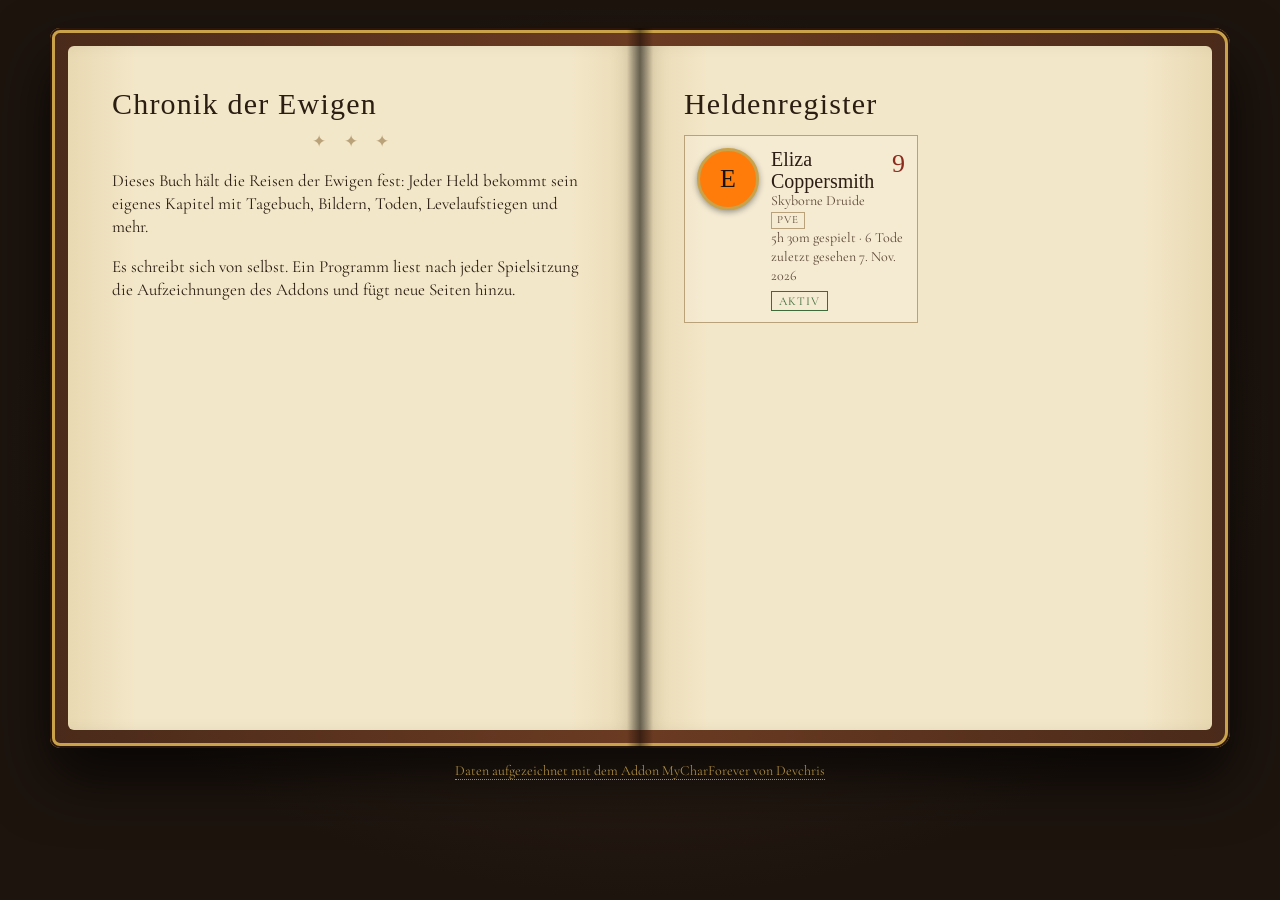
<file: index.html>
<!DOCTYPE html>
<html lang="de">
<head>
<meta charset="utf-8">
<meta name="viewport" content="width=device-width, initial-scale=1">
<title>Chronik der Ewigen</title>
<link rel="preconnect" href="https://fonts.googleapis.com">
<link href="https://fonts.googleapis.com/css2?family=Cormorant+Garamond:ital,wght@0,400;0,600;1,400&family=IM+Fell+English+SC&display=swap" rel="stylesheet">
<link rel="stylesheet" href="assets/css/book.css">
</head>
<body>
<div id="app"></div>
<script type="module" src="assets/js/main.js"></script>
</body>
</html>
</file>
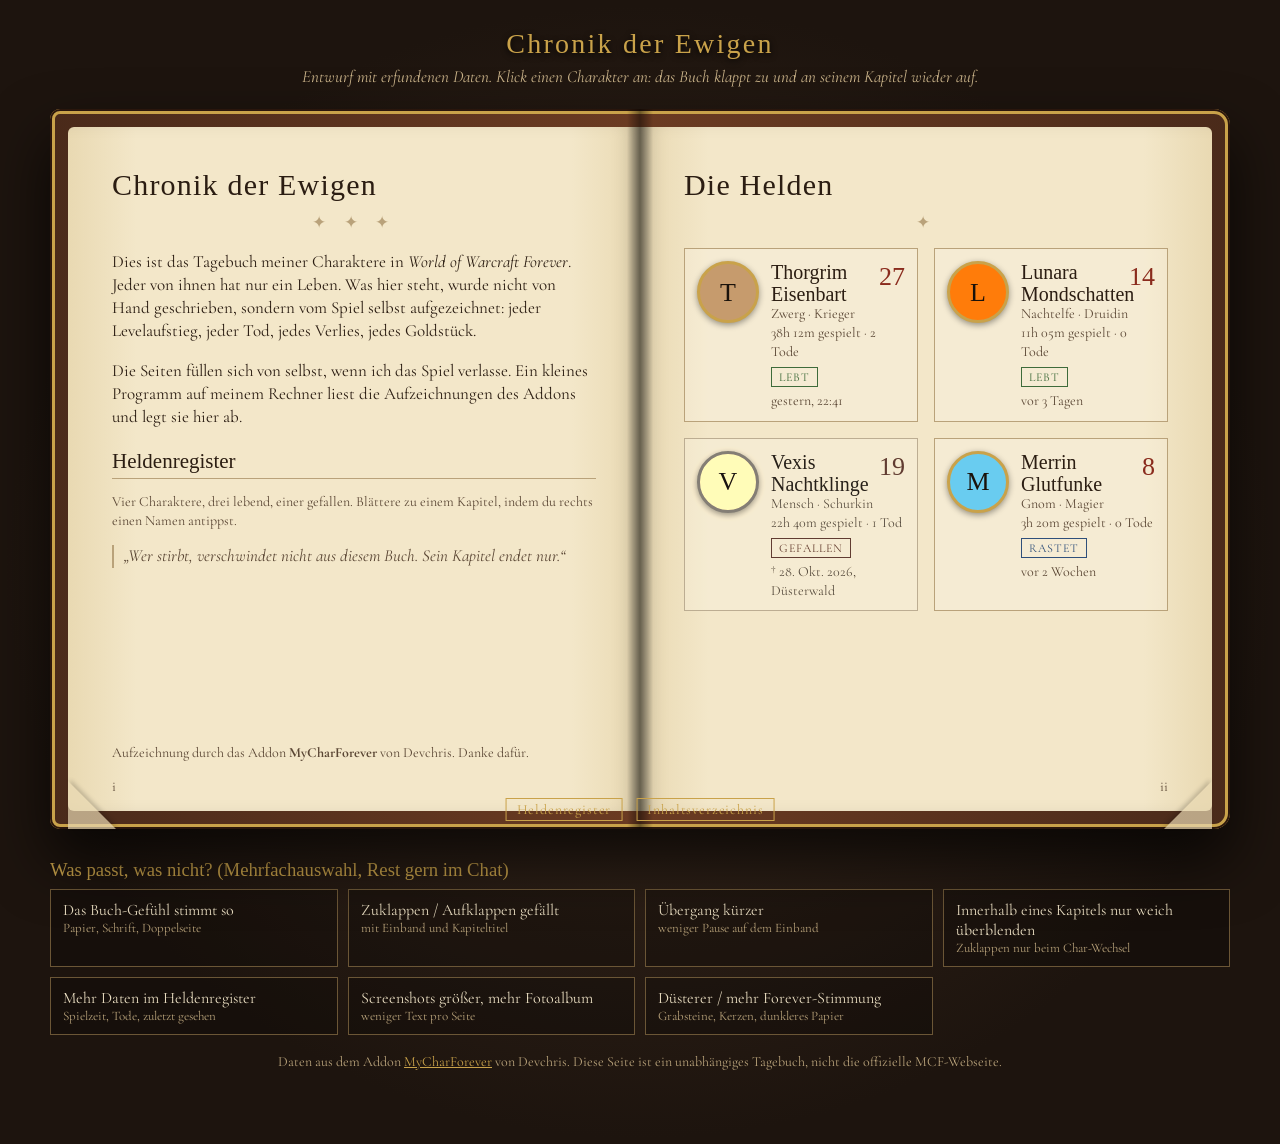
<file: docs/superpowers/specs/2026-11-07-forever-journey-mockup.html>
<!DOCTYPE html>
<html lang="de">
<head>
<meta charset="utf-8">
<meta name="viewport" content="width=device-width, initial-scale=1">
<title>Chronik der Ewigen – Entwurf</title>
<link href="https://fonts.googleapis.com/css2?family=Cormorant+Garamond:ital,wght@0,400;0,600;1,400&family=IM+Fell+English+SC&display=swap" rel="stylesheet">
<style>
:root{
  --wood:#2a1b12; --leather:#4a2a1a; --leather2:#6b3b22; --gold:#c9a24a;
  --paper:#f3e7c9; --paper2:#e9d9b2; --ink:#2b1d12; --ink2:#5a4634; --rule:#b9a27a;
  --red:#8a2b1d; --green:#3e6b3a; --blue:#2f4f7a;
  --c-warrior:#c69b6d; --c-mage:#69ccf0; --c-hunter:#aad372; --c-priest:#ffffff; --c-rogue:#fff468; --c-druid:#ff7c0a;
}
*{box-sizing:border-box}
html,body{margin:0;min-height:100vh;background:radial-gradient(ellipse at center,#3b2a1e 0%,#1d140e 70%);color:var(--ink);font-family:"Cormorant Garamond",Georgia,serif}
body{display:flex;flex-direction:column;align-items:center;padding:28px 16px 60px}
h1.site{font-family:"IM Fell English SC",serif;color:var(--gold);font-weight:400;letter-spacing:.08em;margin:0 0 6px;font-size:28px;text-shadow:0 2px 6px #000}
p.hint{color:#cbb48a;margin:0 0 22px;font-size:17px;font-style:italic}

/* ===== book ===== */
.scene{perspective:2400px;width:min(1180px,100%);}
.book{position:relative;width:100%;aspect-ratio:1180/720;background:linear-gradient(90deg,var(--leather) 0,var(--leather2) 50%,var(--leather) 100%);border-radius:10px 16px 16px 10px;box-shadow:0 30px 60px rgba(0,0,0,.7),inset 0 0 0 2px #2a160c,inset 0 0 0 5px var(--gold);padding:18px}
.spread{position:absolute;inset:18px;display:grid;grid-template-columns:1fr 1fr;gap:0;transform-style:preserve-3d}
.page{position:relative;background:linear-gradient(90deg,var(--paper2),var(--paper) 12%,var(--paper) 88%,var(--paper2));padding:38px 44px 46px;overflow:hidden;color:var(--ink);font-size:17px;line-height:1.35}
.page.left{border-radius:6px 0 0 6px;box-shadow:inset -18px 0 24px -16px rgba(0,0,0,.35)}
.page.right{border-radius:0 6px 6px 0;box-shadow:inset 18px 0 24px -16px rgba(0,0,0,.35)}
.page::after{content:attr(data-pn);position:absolute;bottom:14px;font-size:14px;color:var(--ink2)}
.page.left::after{left:44px}.page.right::after{right:44px}
.page h2{font-family:"IM Fell English SC",serif;font-weight:400;font-size:30px;margin:0 0 6px;letter-spacing:.04em}
.page h3{font-family:"IM Fell English SC",serif;font-weight:400;font-size:21px;margin:18px 0 6px;border-bottom:1px solid var(--rule);padding-bottom:3px}
.page .orn{text-align:center;color:var(--rule);letter-spacing:.4em;margin:6px 0 14px}
.page .small{font-size:14px;color:var(--ink2)}
.page a.lnk{color:var(--red);text-decoration:none;border-bottom:1px dotted var(--red);cursor:pointer}
.spine{position:absolute;left:50%;top:0;bottom:0;width:26px;transform:translateX(-50%);background:linear-gradient(90deg,rgba(0,0,0,.0),rgba(0,0,0,.45) 50%,rgba(0,0,0,.0));pointer-events:none;z-index:5}

/* flipping sheets */
.sheet{position:absolute;top:18px;bottom:18px;left:50%;width:calc(50% - 18px);transform-origin:left center;background:linear-gradient(90deg,var(--paper2),var(--paper) 15%,var(--paper));border-radius:0 6px 6px 0;box-shadow:0 0 18px rgba(0,0,0,.4);backface-visibility:visible;z-index:10;animation:flip 1.1s cubic-bezier(.45,.05,.55,.95) forwards;padding:38px 44px;overflow:hidden;color:var(--ink2);font-size:15px;line-height:1.5;opacity:.98}
.sheet .ln{height:9px;margin:9px 0;background:rgba(43,29,18,.16);border-radius:3px}
.sheet .ln.s{width:60%}.sheet .ln.m{width:82%}.sheet .ln.h{height:16px;width:45%;background:rgba(138,43,29,.28);margin-bottom:16px}
.sheet .ln.img{height:90px;background:rgba(62,107,58,.22);margin:14px 0}
.sheet .pn{position:absolute;bottom:14px;right:44px;font-size:13px}
@keyframes flip{0%{transform:rotateY(0);box-shadow:0 0 18px rgba(0,0,0,.4)}50%{box-shadow:-30px 0 40px rgba(0,0,0,.45)}100%{transform:rotateY(-180deg);box-shadow:0 0 18px rgba(0,0,0,.4)}}

/* close / open lid */
.lid{position:absolute;top:18px;bottom:18px;left:50%;width:calc(50% - 18px);transform-origin:left center;transform-style:preserve-3d;z-index:30;animation-fill-mode:forwards;animation-timing-function:cubic-bezier(.6,.05,.4,1)}
.lid.closing{animation-name:lidClose;animation-duration:.9s}
.lid.opening{animation-name:lidOpen;animation-duration:.9s}
.lid .face{position:absolute;inset:0;backface-visibility:hidden;border-radius:0 6px 6px 0}
.lid .in{background:linear-gradient(90deg,var(--paper2),var(--paper) 15%,var(--paper));box-shadow:inset 18px 0 24px -16px rgba(0,0,0,.35)}
.lid .out{transform:rotateY(180deg);background:linear-gradient(90deg,var(--leather2),var(--leather) 60%,#3a2114);border-radius:6px 0 0 6px;box-shadow:inset 0 0 0 10px var(--leather),inset 0 0 0 12px var(--gold),0 0 30px rgba(0,0,0,.6);display:flex;flex-direction:column;align-items:center;justify-content:center;color:var(--gold);text-align:center;padding:40px}
.lid .out .emb{font-family:"IM Fell English SC",serif;font-size:34px;letter-spacing:.08em;text-shadow:0 1px 0 #000,0 -1px 0 rgba(255,235,180,.25)}
.lid .out .sub{font-size:18px;font-style:italic;color:#d9bf7a;margin-top:10px}
.lid .out .orn{color:var(--gold);letter-spacing:.5em;margin-top:14px}
@keyframes lidClose{0%{transform:rotateY(0)}100%{transform:rotateY(-180deg)}}
@keyframes lidOpen{0%{transform:rotateY(-180deg)}100%{transform:rotateY(0)}}
.book.closed .spread{visibility:hidden}

/* gallery */
.gallery{display:grid;grid-template-columns:1fr 1fr;gap:16px;margin-top:10px}
.char{position:relative;border:1px solid var(--rule);padding:12px 12px 10px 86px;cursor:pointer;transition:transform .15s,box-shadow .15s;background:rgba(255,255,255,.18)}
.char:hover{transform:translateY(-2px);box-shadow:0 6px 14px rgba(0,0,0,.2)}
.char .portrait{position:absolute;left:12px;top:12px;width:62px;height:62px;border-radius:50%;border:3px solid var(--gold);display:flex;align-items:center;justify-content:center;font-family:"IM Fell English SC",serif;font-size:26px;color:#1a120b;box-shadow:0 2px 6px rgba(0,0,0,.4)}
.char .name{font-family:"IM Fell English SC",serif;font-size:20px;line-height:1.1}
.char .meta{font-size:14px;color:var(--ink2)}
.char .lvl{position:absolute;right:12px;top:10px;font-family:"IM Fell English SC",serif;font-size:26px;color:var(--red)}
.char .status{display:inline-block;margin-top:5px;font-size:12px;letter-spacing:.08em;text-transform:uppercase;padding:1px 7px;border:1px solid}
.status.alive{color:var(--green);border-color:var(--green)}
.status.dead{color:var(--red);border-color:var(--red)}
.status.rest{color:var(--blue);border-color:var(--blue)}
.char.fallen{filter:grayscale(.5) sepia(.3)}
.char.fallen .portrait{border-color:#777}

/* toc */
.toc{list-style:none;padding:0;margin:8px 0 0}
.toc li{display:flex;align-items:baseline;gap:6px;padding:4px 0;cursor:pointer}
.toc li:hover .t{color:var(--red)}
.toc .t{white-space:nowrap}
.toc .dots{flex:1;border-bottom:1px dotted var(--ink2);transform:translateY(-4px)}
.toc .n{font-variant-numeric:tabular-nums}
.toc li.sub{padding-left:26px;font-size:15px;color:var(--ink2)}
.hero{display:flex;gap:18px;align-items:center}
.hero .portrait{width:110px;height:110px;border-radius:50%;border:4px solid var(--gold);display:flex;align-items:center;justify-content:center;font-family:"IM Fell English SC",serif;font-size:44px;flex:none;box-shadow:0 4px 10px rgba(0,0,0,.4)}
.stats{display:grid;grid-template-columns:1fr 1fr;gap:4px 18px;margin-top:14px;font-size:15px}
.stats b{font-weight:600}
.quote{font-style:italic;color:var(--ink2);margin-top:14px;border-left:2px solid var(--rule);padding-left:10px}

/* diary */
.day{margin:0 0 14px}
.day .date{font-family:"IM Fell English SC",serif;font-size:18px;color:var(--red);margin-bottom:2px}
.day .where{font-size:13px;color:var(--ink2);letter-spacing:.04em;text-transform:uppercase}
.day p{margin:4px 0}
.shot{margin:8px 0 4px;border:1px solid var(--rule);padding:5px;background:#fff8e6;box-shadow:2px 3px 0 rgba(0,0,0,.08);transform:rotate(-.6deg)}
.shot .img{height:120px;background:linear-gradient(160deg,#5b7f4e,#243d2a 60%,#0f1a14);display:flex;align-items:flex-end;padding:6px;color:#dfe8c8;font-size:12px}
.shot .cap{font-size:13px;color:var(--ink2);padding:4px 2px 0;font-style:italic}
.tag{display:inline-block;font-size:11px;letter-spacing:.08em;text-transform:uppercase;border:1px solid var(--rule);padding:0 5px;margin-right:4px;color:var(--ink2)}
.tag.death{border-color:var(--red);color:var(--red)}
.tag.lvl{border-color:var(--green);color:var(--green)}
.tag.dng{border-color:var(--blue);color:var(--blue)}

/* deaths / tables */
table.ledger{width:100%;border-collapse:collapse;font-size:15px;margin-top:6px}
.ledger th{text-align:left;font-weight:600;border-bottom:1px solid var(--ink2);padding:3px 4px;font-size:13px;letter-spacing:.05em;text-transform:uppercase;color:var(--ink2)}
.ledger td{padding:4px 4px;border-bottom:1px dotted var(--rule);vertical-align:top}
.map{height:100%;min-height:380px;border:1px solid var(--rule);background:
  radial-gradient(circle at 30% 40%,rgba(120,150,90,.35),transparent 40%),
  radial-gradient(circle at 70% 65%,rgba(170,140,80,.35),transparent 45%),
  #e4d3a6;position:relative;overflow:hidden}
.map .trail{position:absolute;inset:0}
.map .pin{position:absolute;width:14px;height:14px;border-radius:50%;background:var(--red);border:2px solid #fff;box-shadow:0 1px 3px rgba(0,0,0,.5);transform:translate(-50%,-50%)}
.map .pin.lv{background:var(--green)}
.map .lbl{position:absolute;font-size:12px;color:var(--ink2);transform:translate(-50%,10px)}

/* nav */
.nav{position:absolute;bottom:8px;left:50%;transform:translateX(-50%);display:flex;gap:14px;z-index:6}
.nav button{font-family:inherit;font-size:14px;background:transparent;color:var(--gold);border:1px solid var(--gold);padding:2px 10px;cursor:pointer;letter-spacing:.06em}
.nav button:hover{background:rgba(201,162,74,.15)}
.corner{position:absolute;bottom:0;width:0;height:0;border-style:solid;cursor:pointer;z-index:6;opacity:.7}
.corner.r{right:18px;border-width:0 0 48px 48px;border-color:transparent transparent var(--paper2) transparent;filter:drop-shadow(-2px -2px 2px rgba(0,0,0,.25))}
.corner.l{left:18px;border-width:48px 0 0 48px;border-color:transparent transparent transparent var(--paper2);filter:drop-shadow(2px -2px 2px rgba(0,0,0,.25))}
.corner:hover{opacity:1}

/* feedback */
.fb{width:min(1180px,100%);margin-top:30px;color:#e8dcc0}
.fb h3{font-family:"IM Fell English SC",serif;font-weight:400;color:var(--gold);margin:0 0 8px}
.opts{display:grid;grid-template-columns:repeat(auto-fit,minmax(240px,1fr));gap:10px}
.opt{border:1px solid #6b5636;padding:10px 12px;cursor:pointer;background:rgba(0,0,0,.25);font-size:16px}
.opt:hover{border-color:var(--gold)}
.opt.selected{border-color:var(--gold);background:rgba(201,162,74,.18)}
.opt small{display:block;color:#b8a27a;font-size:13px}
.credits{margin-top:18px;font-size:14px;color:#b8a27a;text-align:center}
.credits a{color:var(--gold)}
@media (max-width:820px){.book{aspect-ratio:auto}.spread{position:static;grid-template-columns:1fr}.page{min-height:420px}.spine{display:none}}
</style>
</head>
<body>
<h1 class="site">Chronik der Ewigen</h1>
<p class="hint">Entwurf mit erfundenen Daten. Klick einen Charakter an: das Buch klappt zu und an seinem Kapitel wieder auf.</p>

<div class="scene">
  <div class="book" id="book">
    <div class="spread" id="spread"></div>
    <div class="spine"></div>
    <div class="corner l" id="prev" title="Zurückblättern"></div>
    <div class="corner r" id="next" title="Weiterblättern"></div>
    <div class="nav">
      <button onclick="go('gallery')">Heldenregister</button>
      <button onclick="go('toc')">Inhaltsverzeichnis</button>
    </div>
  </div>
</div>

<div class="fb">
  <h3>Was passt, was nicht? (Mehrfachauswahl, Rest gern im Chat)</h3>
  <div class="opts" data-multiselect>
    <div class="opt" data-choice="feel-right" onclick="toggleSelect(this)">Das Buch-Gefühl stimmt so<small>Papier, Schrift, Doppelseite</small></div>
    <div class="opt" data-choice="close-open-good" onclick="toggleSelect(this)">Zuklappen / Aufklappen gefällt<small>mit Einband und Kapiteltitel</small></div>
    <div class="opt" data-choice="close-open-shorter" onclick="toggleSelect(this)">Übergang kürzer<small>weniger Pause auf dem Einband</small></div>
    <div class="opt" data-choice="only-inside-chapter-fade" onclick="toggleSelect(this)">Innerhalb eines Kapitels nur weich überblenden<small>Zuklappen nur beim Char-Wechsel</small></div>
    <div class="opt" data-choice="more-stats-register" onclick="toggleSelect(this)">Mehr Daten im Heldenregister<small>Spielzeit, Tode, zuletzt gesehen</small></div>
    <div class="opt" data-choice="bigger-shots" onclick="toggleSelect(this)">Screenshots größer, mehr Fotoalbum<small>weniger Text pro Seite</small></div>
    <div class="opt" data-choice="darker" onclick="toggleSelect(this)">Düsterer / mehr Forever-Stimmung<small>Grabsteine, Kerzen, dunkleres Papier</small></div>
  </div>
  <p class="credits">Daten aus dem Addon <a href="https://www.curseforge.com/wow/addons/mycharforever-an-automatic-character-chronicle">MyCharForever</a> von Devchris. Diese Seite ist ein unabhängiges Tagebuch, nicht die offizielle MCF-Webseite.</p>
</div>

<script>
const chars=[
 {id:'thorgrim',name:'Thorgrim Eisenbart',cls:'Krieger',clsKey:'warrior',race:'Zwerg',lvl:27,status:'alive',played:'38h 12m',deaths:2,last:'gestern, 22:41',color:'var(--c-warrior)',ini:'T'},
 {id:'lunara',name:'Lunara Mondschatten',cls:'Druidin',clsKey:'druid',race:'Nachtelfe',lvl:14,status:'alive',played:'11h 05m',deaths:0,last:'vor 3 Tagen',color:'var(--c-druid)',ini:'L'},
 {id:'vexis',name:'Vexis Nachtklinge',cls:'Schurkin',clsKey:'rogue',race:'Mensch',lvl:19,status:'dead',played:'22h 40m',deaths:1,last:'† 28. Okt. 2026, Düsterwald',color:'var(--c-rogue)',ini:'V'},
 {id:'merrin',name:'Merrin Glutfunke',cls:'Magier',clsKey:'mage',race:'Gnom',lvl:8,status:'rest',played:'3h 20m',deaths:0,last:'vor 2 Wochen',color:'var(--c-mage)',ini:'M'},
];
let cur={view:'gallery',char:'thorgrim',diaryPage:0};
const statusTxt={alive:'lebt',dead:'gefallen',rest:'rastet'};

function pg(cls,pn,html){return `<div class="page ${cls}" data-pn="${pn}">${html}</div>`}

function renderGallery(){
  const left=pg('left','i',`
    <h2>Chronik der Ewigen</h2>
    <div class="orn">✦ ✦ ✦</div>
    <p>Dies ist das Tagebuch meiner Charaktere in <i>World of Warcraft Forever</i>. Jeder von ihnen hat nur ein Leben. Was hier steht, wurde nicht von Hand geschrieben, sondern vom Spiel selbst aufgezeichnet: jeder Levelaufstieg, jeder Tod, jedes Verlies, jedes Goldstück.</p>
    <p>Die Seiten füllen sich von selbst, wenn ich das Spiel verlasse. Ein kleines Programm auf meinem Rechner liest die Aufzeichnungen des Addons und legt sie hier ab.</p>
    <h3>Heldenregister</h3>
    <p class="small">Vier Charaktere, drei lebend, einer gefallen. Blättere zu einem Kapitel, indem du rechts einen Namen antippst.</p>
    <div class="quote">„Wer stirbt, verschwindet nicht aus diesem Buch. Sein Kapitel endet nur.“</div>
    <p class="small" style="position:absolute;bottom:34px;left:44px;right:44px">Aufzeichnung durch das Addon <b>MyCharForever</b> von Devchris. Danke dafür.</p>
  `);
  const cards=chars.map(c=>`
    <div class="char ${c.status==='dead'?'fallen':''}" onclick="selectChar('${c.id}')">
      <div class="portrait" style="background:${c.color}">${c.ini}</div>
      <div class="lvl">${c.lvl}</div>
      <div class="name">${c.name}</div>
      <div class="meta">${c.race} · ${c.cls}</div>
      <div class="meta">${c.played} gespielt · ${c.deaths} ${c.deaths===1?'Tod':'Tode'}</div>
      <span class="status ${c.status}">${statusTxt[c.status]}</span>
      <div class="small" style="margin-top:4px">${c.last}</div>
    </div>`).join('');
  const right=pg('right','ii',`<h2>Die Helden</h2><div class="orn">✦</div><div class="gallery">${cards}</div>`);
  return left+right;
}

function ch(){return chars.find(c=>c.id===cur.char)}

function renderToc(){
  const c=ch();
  const left=pg('left','12',`
    <div class="hero">
      <div class="portrait" style="background:${c.color}">${c.ini}</div>
      <div><h2 style="margin:0">${c.name}</h2><div class="small">${c.race} · ${c.cls} · Stufe ${c.lvl} · <span class="status ${c.status}" style="font-size:11px">${statusTxt[c.status]}</span></div></div>
    </div>
    <div class="orn">✦ ✦ ✦</div>
    <div class="stats">
      <div><b>Erschaffen</b> 12. Okt. 2026</div><div><b>Spielzeit</b> ${c.played}</div>
      <div><b>Tode</b> ${c.deaths}</div><div><b>Verliese</b> 3 (2 vollendet)</div>
      <div><b>Gold</b> 14g 32s 08k</div><div><b>Besuchte Zonen</b> 9</div>
      <div><b>Längstes Level</b> 23 → 24, 3h 41m</div><div><b>Davon AFK</b> 47 min</div>
      <div><b>Gefährten</b> 6</div><div><b>Erfolge</b> 31 / 200+</div>
    </div>
    <div class="quote">Zuletzt gesehen ${c.last} in Rotkammgebirge, Seenhain.</div>
  `);
  const right=pg('right','13',`
    <h2>Inhalt</h2><div class="orn">✦</div>
    <ul class="toc">
      <li onclick="go('diary')"><span class="t"><b>Tagebuch</b></span><span class="dots"></span><span class="n">14</span></li>
      <li class="sub" onclick="go('diary')"><span class="t">Oktober 2026 · Stufe 1–18</span><span class="dots"></span><span class="n">14</span></li>
      <li class="sub" onclick="go('diary')"><span class="t">November 2026 · Stufe 19–27</span><span class="dots"></span><span class="n">31</span></li>
      <li onclick="go('deaths')"><span class="t"><b>Tode</b> und Beinahe-Tode</span><span class="dots"></span><span class="n">44</span></li>
      <li><span class="t"><b>Levelaufstiege</b> mit Ausrüstung</span><span class="dots"></span><span class="n">47</span></li>
      <li><span class="t"><b>Verliese</b> und Beute</span><span class="dots"></span><span class="n">55</span></li>
      <li><span class="t"><b>Schatzkammer</b> · Goldverlauf</span><span class="dots"></span><span class="n">60</span></li>
      <li><span class="t"><b>Handwerk</b> · Berufe und Sammeln</span><span class="dots"></span><span class="n">63</span></li>
      <li><span class="t"><b>Gefährten</b> · mit wem ich zog</span><span class="dots"></span><span class="n">66</span></li>
      <li><span class="t"><b>Ikonische Momente</b> und Erfolge</span><span class="dots"></span><span class="n">68</span></li>
      <li><span class="t"><b>Reiseroute</b> · die Karte meiner Wege</span><span class="dots"></span><span class="n">72</span></li>
      <li><span class="t"><b>Unnütze Statistiken</b></span><span class="dots"></span><span class="n">76</span></li>
    </ul>
    <p class="small" style="margin-top:18px"><a class="lnk" onclick="go('gallery')">← zurück zum Heldenregister</a></p>
  `);
  return left+right;
}

function renderDiary(){
  const left=pg('left','14',`
    <h2>Tagebuch</h2><div class="orn">✦ ✦ ✦</div>
    <div class="day">
      <div class="date">Sonntag, 12. Oktober 2026</div>
      <div class="where">Dun Morogh · Kaltzahntal · 1h 48m</div>
      <p><span class="tag">Beginn</span> Die Chronik beginnt. Ein Zwerg mit Axt, ohne Plan, aber mit einem Ziel: nicht sterben.</p>
      <p><span class="tag lvl">Stufe 2 · 3 · 4 · 5</span> Vier Aufstiege am ersten Abend. Erster Besuch in Kharanos.</p>
      <div class="shot"><div class="img">WoWScrnShot_101226_204411.jpg</div><div class="cap">Stufe 5 vor dem Gasthaus in Kharanos, es schneit.</div></div>
    </div>
    <div class="day">
      <div class="date">Dienstag, 14. Oktober 2026</div>
      <div class="where">Dun Morogh · 2h 05m</div>
      <p><span class="tag lvl">Stufe 6 · 7</span> Trolle in den Höhlen. Zum ersten Mal unter 20 % Leben, geflohen bis zum Wachposten.</p>
      <p><span class="tag">Gold</span> 1g 12s erreicht. Erste graue Beute verkauft, Taschen voll.</p>
    </div>
  `);
  const right=pg('right','15',`
    <div class="day">
      <div class="date">Donnerstag, 16. Oktober 2026</div>
      <div class="where">Loch Modan · Thelsamar · 3h 12m</div>
      <p><span class="tag lvl">Stufe 8 · 9 · 10</span> Stufe 10 erreicht. Kampfhaltung gelernt, zum ersten Mal mit Schild.</p>
      <p><span class="tag death">Tod</span> Von einem Elite-Oger beim Steinwachenlager erschlagen. 1 von 2 Toden. Geisterlauf: 4 Minuten.</p>
      <div class="shot" style="transform:rotate(.8deg)"><div class="img" style="background:linear-gradient(160deg,#4a4a52,#1c1c22 60%,#000)">WoWScrnShot_101626_221902.jpg</div><div class="cap">Der Moment danach. Automatisch festgehalten.</div></div>
      <p><span class="tag">Gefährten</span> Mit <b>Brannok</b> (Gilde: Die Ewigen) erstmals in einer Gruppe.</p>
    </div>
    <div class="day">
      <div class="date">Samstag, 18. Oktober 2026</div>
      <div class="where">Die Todesminen · 1h 34m</div>
      <p><span class="tag dng">Verlies</span> Die Todesminen, vollendet. 0 Tode in der Gruppe. Beute: <i>Kurzschwert des Kapitäns</i> (grün).</p>
      <p><span class="tag">Ikonisch</span> Hat VanCleefs Rede bis zum Ende angehört.</p>
    </div>
  `);
  return left+right;
}

function renderDeaths(){
  const left=pg('left','44',`
    <h2>Tode</h2><div class="orn">✦ ✦ ✦</div>
    <p class="small">Jeder Tod mit Ursache, Ort und dem, was danach kam. In Forever ist nur der letzte endgültig.</p>
    <table class="ledger">
      <tr><th>#</th><th>Datum</th><th>Stufe</th><th>Ort</th><th>Ursache</th></tr>
      <tr><td>1</td><td>16. Okt.</td><td>10</td><td>Loch Modan, Steinwachenlager</td><td>Elite-Oger (Mok'Morokk)</td></tr>
      <tr><td>2</td><td>2. Nov.</td><td>24</td><td>Rotkammgebirge, Rendersteig</td><td>Ertrunken. Ja, wirklich.</td></tr>
    </table>
    <h3>Beinahe</h3>
    <p class="small">Momente unter 10 % Leben, aus denen der Charakter entkommen ist.</p>
    <table class="ledger">
      <tr><th>Datum</th><th>Stufe</th><th>Ort</th><th>Gegner</th><th>Rest</th></tr>
      <tr><td>14. Okt.</td><td>7</td><td>Dun Morogh</td><td>Frostmähnen-Troll</td><td>6 %</td></tr>
      <tr><td>27. Okt.</td><td>21</td><td>Sumpfland</td><td>Dreschadon</td><td>3 %</td></tr>
    </table>
    <div class="quote">Todesursachen gesamt: 1× Gegner, 1× Ertrinken, 0× Fall, 0× Wache.</div>
  `);
  const right=pg('right','45',`
    <h3 style="margin-top:0">Wo es geschah</h3>
    <div class="map">
      <svg class="trail" viewBox="0 0 100 100" preserveAspectRatio="none">
        <path d="M18 70 C 28 55, 40 62, 48 48 S 66 30, 78 36" fill="none" stroke="#7a5a2a" stroke-width=".6" stroke-dasharray="1.2 .8"/>
        <path d="M48 48 L 52 44" fill="none" stroke="#2f4f7a" stroke-width=".7"/>
      </svg>
      <div class="pin lv" style="left:18%;top:70%"></div><div class="lbl" style="left:18%;top:70%">Stufe 1</div>
      <div class="pin" style="left:48%;top:48%"></div><div class="lbl" style="left:48%;top:48%">† Tod 1 · Stufe 10</div>
      <div class="pin" style="left:78%;top:36%"></div><div class="lbl" style="left:78%;top:36%">† Tod 2 · Stufe 24</div>
      <div class="small" style="position:absolute;bottom:6px;left:8px">Kartenhintergrund im Entwurf nur angedeutet. Später: echte Zonenkarte mit Laufweg aus dem Addon.</div>
    </div>
  `);
  return left+right;
}

const views={gallery:renderGallery,toc:renderToc,diary:renderDiary,deaths:renderDeaths};
const order=['gallery','toc','diary','deaths'];

function show(view){cur.view=view;document.getElementById('spread').innerHTML=views[view]()}

const STAGGER=260, DUR=1100;
function fakePage(i){
  const kinds=['h','m','s','m','img','m','s','m','m','s'];
  let h='';for(let k=0;k<10;k++){const t=kinds[(k+i)%kinds.length];h+=`<div class="ln ${t}"></div>`}
  return h+`<div class="pn">${20+i*2}</div>`;
}
function flipTo(view,sheets){
  const book=document.getElementById('book');
  const n=sheets;
  for(let i=0;i<n;i++){
    const s=document.createElement('div');s.className='sheet';s.style.animationDelay=(i*STAGGER)+'ms';
    s.style.zIndex=20+n-i;s.innerHTML=fakePage(i);book.appendChild(s);
    s.addEventListener('animationend',()=>s.remove());
    setTimeout(()=>s.remove(),i*STAGGER+DUR+150);
  }
  // swap the content while the last sheet is mid-turn, so the new spread is revealed underneath
  setTimeout(()=>show(view),(n-1)*STAGGER+DUR*0.5);
}

const titles={gallery:['Chronik der Ewigen','Heldenregister'],toc:[null,'Inhalt'],diary:[null,'Tagebuch'],deaths:[null,'Tode']};
let busy=false;
function closeOpen(view){
  if(busy)return;busy=true;
  const book=document.getElementById('book');
  const c=ch();
  const t=titles[view];
  const lid=document.createElement('div');lid.className='lid closing';
  lid.innerHTML=`<div class="face in"></div><div class="face out"><div class="emb">${t[0]||c.name}</div><div class="orn">✦ ✦ ✦</div><div class="sub">${t[1]}</div></div>`;
  book.appendChild(lid);
  const phase2=()=>{
    book.classList.add('closed');show(view);
    setTimeout(()=>{book.classList.remove('closed');lid.classList.remove('closing');lid.classList.add('opening');
      setTimeout(()=>{lid.remove();busy=false},950);
    },650); // pause with the cover showing
  };
  setTimeout(phase2,900);
}
function selectChar(id){cur.char=id;closeOpen('toc')}
function go(view){ if(cur.view===view)return; closeOpen(view) }
document.getElementById('next').onclick=()=>{const i=order.indexOf(cur.view);if(i<order.length-1)go(order[i+1])};
document.getElementById('prev').onclick=()=>{const i=order.indexOf(cur.view);if(i>0)go(order[i-1])};
show('gallery');

// fallback if the companion helper is not injected
if(typeof toggleSelect!=='function'){window.toggleSelect=el=>el.classList.toggle('selected')}
</script>
</body>
</html>
</file>
<file: assets/css/book.css>
:root{
  --wood:#2a1b12; --leather:#4a2a1a; --leather2:#6b3b22; --gold:#c9a24a;
  --paper:#f3e7c9; --paper2:#e9d9b2; --ink:#2b1d12; --ink2:#5a4634; --rule:#b9a27a;
  --red:#8a2b1d; --green:#3e6b3a; --blue:#2f4f7a;
}
*{box-sizing:border-box}
html,body{margin:0;min-height:100vh;background:radial-gradient(ellipse at center,#3b2a1e 0%,#1d140e 70%);color:var(--ink);font-family:"Cormorant Garamond",Georgia,serif}
body{display:flex;flex-direction:column;align-items:center;padding:28px 16px 60px}

/* ===== book ===== */
.scene{perspective:2400px;width:min(1180px,100%);}
.book{position:relative;width:100%;aspect-ratio:1180/720;background:linear-gradient(90deg,var(--leather) 0,var(--leather2) 50%,var(--leather) 100%);border-radius:10px 16px 16px 10px;box-shadow:0 30px 60px rgba(0,0,0,.7),inset 0 0 0 2px #2a160c,inset 0 0 0 5px var(--gold);padding:18px}
.spread{position:absolute;inset:18px;display:grid;grid-template-columns:1fr 1fr;gap:0;transform-style:preserve-3d}
.page{position:relative;background:linear-gradient(90deg,var(--paper2),var(--paper) 12%,var(--paper) 88%,var(--paper2));padding:38px 44px 46px;overflow:hidden;color:var(--ink);font-size:17px;line-height:1.35}
.page.left{border-radius:6px 0 0 6px;box-shadow:inset -18px 0 24px -16px rgba(0,0,0,.35)}
.page.right{border-radius:0 6px 6px 0;box-shadow:inset 18px 0 24px -16px rgba(0,0,0,.35)}
.page::after{content:attr(data-pn);position:absolute;bottom:14px;font-size:14px;color:var(--ink2)}
.page.left::after{left:44px}.page.right::after{right:44px}
.page h2{font-family:"IM Fell English SC",serif;font-weight:400;font-size:30px;margin:0 0 6px;letter-spacing:.04em}
.page h3{font-family:"IM Fell English SC",serif;font-weight:400;font-size:21px;margin:18px 0 6px;border-bottom:1px solid var(--rule);padding-bottom:3px}
.page .orn{text-align:center;color:var(--rule);letter-spacing:.4em;margin:6px 0 14px}
.page .small{font-size:14px;color:var(--ink2)}
.page a.lnk{color:var(--red);text-decoration:none;border-bottom:1px dotted var(--red);cursor:pointer}
.spine{position:absolute;left:50%;top:0;bottom:0;width:26px;transform:translateX(-50%);background:linear-gradient(90deg,rgba(0,0,0,.0),rgba(0,0,0,.45) 50%,rgba(0,0,0,.0));pointer-events:none;z-index:5}

/* flipping sheets */
.sheet{position:absolute;top:18px;bottom:18px;left:50%;width:calc(50% - 18px);transform-origin:left center;background:linear-gradient(90deg,var(--paper2),var(--paper) 15%,var(--paper));border-radius:0 6px 6px 0;box-shadow:0 0 18px rgba(0,0,0,.4);backface-visibility:visible;z-index:10;animation:flip 1.1s cubic-bezier(.45,.05,.55,.95) forwards;padding:38px 44px;overflow:hidden;color:var(--ink2);font-size:15px;line-height:1.5;opacity:.98}
.sheet .ln{height:9px;margin:9px 0;background:rgba(43,29,18,.16);border-radius:3px}
.sheet .ln.s{width:60%}.sheet .ln.m{width:82%}.sheet .ln.h{height:16px;width:45%;background:rgba(138,43,29,.28);margin-bottom:16px}
.sheet .ln.img{height:90px;background:rgba(62,107,58,.22);margin:14px 0}
.sheet .pn{position:absolute;bottom:14px;right:44px;font-size:13px}
@keyframes flip{0%{transform:rotateY(0);box-shadow:0 0 18px rgba(0,0,0,.4)}50%{box-shadow:-30px 0 40px rgba(0,0,0,.45)}100%{transform:rotateY(-180deg);box-shadow:0 0 18px rgba(0,0,0,.4)}}

/* close / open lid */
.lid{position:absolute;top:18px;bottom:18px;left:50%;width:calc(50% - 18px);transform-origin:left center;transform-style:preserve-3d;z-index:30;animation-fill-mode:forwards;animation-timing-function:cubic-bezier(.6,.05,.4,1)}
.lid.closing{animation-name:lidClose;animation-duration:.9s}
.lid.opening{animation-name:lidOpen;animation-duration:.9s}
.lid.shut{transform:rotateY(-180deg);animation:none}
.book.loading .spread{opacity:.35;transition:opacity .2s}
.lid .face{position:absolute;inset:0;backface-visibility:hidden;border-radius:0 6px 6px 0}
.lid .in{background:linear-gradient(90deg,var(--paper2),var(--paper) 15%,var(--paper));box-shadow:inset 18px 0 24px -16px rgba(0,0,0,.35)}
.lid .out{transform:rotateY(180deg);background:linear-gradient(90deg,var(--leather2),var(--leather) 60%,#3a2114);border-radius:6px 0 0 6px;box-shadow:inset 0 0 0 10px var(--leather),inset 0 0 0 12px var(--gold),0 0 30px rgba(0,0,0,.6);display:flex;flex-direction:column;align-items:center;justify-content:center;color:var(--gold);text-align:center;padding:40px}
.lid .out .emb{font-family:"IM Fell English SC",serif;font-size:34px;letter-spacing:.08em;text-shadow:0 1px 0 #000,0 -1px 0 rgba(255,235,180,.25)}
.lid .out .sub{font-size:18px;font-style:italic;color:#d9bf7a;margin-top:10px}
.lid .out .orn{color:var(--gold);letter-spacing:.5em;margin-top:14px}
@keyframes lidClose{0%{transform:rotateY(0)}100%{transform:rotateY(-180deg)}}
@keyframes lidOpen{0%{transform:rotateY(-180deg)}100%{transform:rotateY(0)}}
.book.closed .spread{visibility:hidden}

/* gallery */
.gallery{display:grid;grid-template-columns:1fr 1fr;gap:16px;margin-top:10px}
.char{position:relative;border:1px solid var(--rule);padding:12px 12px 10px 86px;cursor:pointer;transition:transform .15s,box-shadow .15s;background:rgba(255,255,255,.18)}
.char:hover{transform:translateY(-2px);box-shadow:0 6px 14px rgba(0,0,0,.2)}
.char .portrait{position:absolute;left:12px;top:12px;width:62px;height:62px;border-radius:50%;border:3px solid var(--gold);display:flex;align-items:center;justify-content:center;font-family:"IM Fell English SC",serif;font-size:26px;color:#1a120b;box-shadow:0 2px 6px rgba(0,0,0,.4)}
.char .name{font-family:"IM Fell English SC",serif;font-size:20px;line-height:1.1}
.char .meta{font-size:14px;color:var(--ink2)}
.char .lvl{position:absolute;right:12px;top:10px;font-family:"IM Fell English SC",serif;font-size:26px;color:var(--red)}
.char .status{display:inline-block;margin-top:5px;font-size:12px;letter-spacing:.08em;text-transform:uppercase;padding:1px 7px;border:1px solid}
.status.alive{color:var(--green);border-color:var(--green)}
.status.dead{color:var(--red);border-color:var(--red)}
.status.rest{color:var(--blue);border-color:var(--blue)}
.char.fallen{filter:grayscale(.5) sepia(.3)}
.char.fallen .portrait{border-color:#777}

/* toc */
.toc{list-style:none;padding:0;margin:8px 0 0}
.toc li{display:flex;align-items:baseline;gap:6px;padding:4px 0;cursor:pointer}
.toc li:hover .t{color:var(--red)}
.toc .t{white-space:nowrap}
.toc .dots{flex:1;border-bottom:1px dotted var(--ink2);transform:translateY(-4px)}
.toc .n{font-variant-numeric:tabular-nums}
.toc li.sub{padding-left:26px;font-size:15px;color:var(--ink2)}
.hero{display:flex;gap:18px;align-items:center}
.hero .portrait{width:110px;height:110px;border-radius:50%;border:4px solid var(--gold);display:flex;align-items:center;justify-content:center;font-family:"IM Fell English SC",serif;font-size:44px;flex:none;box-shadow:0 4px 10px rgba(0,0,0,.4)}
.stats{display:grid;grid-template-columns:1fr 1fr;gap:4px 18px;margin-top:14px;font-size:15px}
.stats b{font-weight:600}
.quote{font-style:italic;color:var(--ink2);margin-top:14px;border-left:2px solid var(--rule);padding-left:10px}

/* diary */
.day{margin:0 0 14px}
.day .date{font-family:"IM Fell English SC",serif;font-size:18px;color:var(--red);margin-bottom:2px}
.day .where{font-size:13px;color:var(--ink2);letter-spacing:.04em;text-transform:uppercase}
.day p{margin:4px 0}
.shot{margin:8px 0 4px;border:1px solid var(--rule);padding:5px;background:#fff8e6;box-shadow:2px 3px 0 rgba(0,0,0,.08);transform:rotate(-.6deg)}
.shot .img{height:120px;background:linear-gradient(160deg,#5b7f4e,#243d2a 60%,#0f1a14);display:flex;align-items:flex-end;padding:6px;color:#dfe8c8;font-size:12px}
.shot .cap{font-size:13px;color:var(--ink2);padding:4px 2px 0;font-style:italic}
.tag{display:inline-block;font-size:11px;letter-spacing:.08em;text-transform:uppercase;border:1px solid var(--rule);padding:0 5px;margin-right:4px;color:var(--ink2)}
.tag.death{border-color:var(--red);color:var(--red)}
.tag.lvl{border-color:var(--green);color:var(--green)}
.tag.dng{border-color:var(--blue);color:var(--blue)}

/* deaths / tables */
table.ledger{width:100%;border-collapse:collapse;font-size:15px;margin-top:6px}
.ledger th{text-align:left;font-weight:600;border-bottom:1px solid var(--ink2);padding:3px 4px;font-size:13px;letter-spacing:.05em;text-transform:uppercase;color:var(--ink2)}
.ledger td{padding:4px 4px;border-bottom:1px dotted var(--rule);vertical-align:top}
.map{height:100%;min-height:380px;border:1px solid var(--rule);background:
  radial-gradient(circle at 30% 40%,rgba(120,150,90,.35),transparent 40%),
  radial-gradient(circle at 70% 65%,rgba(170,140,80,.35),transparent 45%),
  #e4d3a6;position:relative;overflow:hidden}
.map .trail{position:absolute;inset:0}
.map .pin{position:absolute;width:14px;height:14px;border-radius:50%;background:var(--red);border:2px solid #fff;box-shadow:0 1px 3px rgba(0,0,0,.5);transform:translate(-50%,-50%)}
.map .pin.lv{background:var(--green)}
.map .lbl{position:absolute;font-size:12px;color:var(--ink2);transform:translate(-50%,10px)}

/* nav */
.nav{position:absolute;bottom:8px;left:50%;transform:translateX(-50%);display:flex;gap:14px;z-index:6}
.nav button{font-family:inherit;font-size:14px;background:transparent;color:var(--gold);border:1px solid var(--gold);padding:2px 10px;cursor:pointer;letter-spacing:.06em}
.nav button:hover{background:rgba(201,162,74,.15)}
.corner{position:absolute;bottom:0;width:0;height:0;border-style:solid;cursor:pointer;z-index:6;opacity:.7}
.corner.r{right:18px;border-width:0 0 48px 48px;border-color:transparent transparent var(--paper2) transparent;filter:drop-shadow(-2px -2px 2px rgba(0,0,0,.25))}
.corner.l{left:18px;border-width:48px 0 0 48px;border-color:transparent transparent transparent var(--paper2);filter:drop-shadow(2px -2px 2px rgba(0,0,0,.25))}
.corner:hover{opacity:1}
button.corner{background:none;padding:0}

@media (max-width:820px){
  body{padding:16px 12px 40px}
  .book{aspect-ratio:auto;padding:12px;margin-bottom:68px}
  .spread{position:static;grid-template-columns:1fr;gap:6px}
  .page{min-height:420px;padding:28px 22px 44px;font-size:16px;border-radius:6px}
  .page.left::after{left:22px}.page.right::after{right:22px}
  .page.left,.page.right{box-shadow:none}
  .spine,.lid{display:none}
  .gallery{grid-template-columns:1fr}
  .stats{grid-template-columns:1fr}
  .hero{flex-wrap:wrap}
  /* page corners become labelled buttons under the book */
  button.corner{position:absolute;bottom:-56px;width:auto;height:auto;min-width:120px;min-height:44px;padding:8px 18px;border:1px solid var(--gold);border-radius:4px;background:rgba(0,0,0,.25);color:var(--gold);font-family:inherit;font-size:16px;letter-spacing:.06em;opacity:1;filter:none}
  .corner.l{left:0;border-width:1px;border-color:var(--gold)}
  .corner.r{right:0;border-width:1px;border-color:var(--gold)}
  .corner.l::before{content:'‹ Zurück'}
  .corner.r::before{content:'Weiter ›'}
  .corner:hover,.corner:focus-visible{background:rgba(201,162,74,.2)}
}

/* fade (page content transition) */
.fade{animation:fadeIn .35s ease both}
.fade.out{animation:fadeOut .25s ease both}
@keyframes fadeIn{from{opacity:0}to{opacity:1}}
@keyframes fadeOut{from{opacity:1}to{opacity:0}}

/* ===== book shell additions (Task 3) ===== */
.portrait{overflow:hidden}
.portrait img{width:100%;height:100%;object-fit:cover;display:block}
.char{display:block;color:inherit;text-decoration:none;min-height:86px}
.hero h2{margin:0}
.corner[hidden]{display:none}
.credits{margin:14px 0 0;text-align:center;font-size:14px;color:var(--gold);opacity:.85}
.credits a{color:var(--gold);text-decoration:none;border-bottom:1px dotted var(--gold)}
.page .small a.lnk{font-size:14px}
#app{width:100%;display:flex;flex-direction:column;align-items:center}
.toc li{padding:0}
.toc a.toclink{display:flex;align-items:baseline;gap:6px;padding:4px 0;width:100%;color:inherit;text-decoration:none}
.toc a.toclink:hover .t,.toc a.toclink:focus-visible .t{color:var(--red)}

/* ===== diary ===== */
.spread.probe{visibility:hidden;pointer-events:none;z-index:-1}
.dayhead{margin:12px 0 4px}
.entry{margin:4px 0}
.page .shot{margin:8px 0 4px}
.page .shot a{display:block}
.page .shot img.photo{display:block;width:100%;max-height:280px;object-fit:cover;background:#d8c9a3}

/* ===== gallery + lightbox ===== */
.page .shot button.shot-open{display:block;width:100%;padding:0;border:0;background:none;cursor:zoom-in}
.gallery-grid{display:grid;grid-template-columns:repeat(3,1fr);gap:8px;margin-top:10px}
.gallery-thumb{padding:0;border:1px solid var(--rule);background:#d8c9a3;cursor:zoom-in;aspect-ratio:4/3;overflow:hidden}
.gallery-thumb img{display:block;width:100%;height:100%;object-fit:cover}
.gallery-thumb:hover,.gallery-thumb:focus-visible{outline:2px solid var(--gold);outline-offset:1px}
.lightbox{position:fixed;inset:0;z-index:1000;display:flex;flex-direction:column;align-items:center;justify-content:center;gap:12px;padding:48px 64px;background:rgba(20,12,6,.92)}
.lightbox .lb-img{max-width:100%;max-height:calc(100vh - 140px);object-fit:contain;border:2px solid var(--gold)}
.lightbox .lb-cap{color:var(--paper);font-size:15px;text-align:center}
.lightbox .lb-btn{position:absolute;border:0;background:rgba(0,0,0,.4);color:var(--paper);font-size:36px;line-height:1;width:48px;height:48px;cursor:pointer;border-radius:50%}
.lightbox .lb-btn:hover,.lightbox .lb-btn:focus-visible{color:var(--gold);outline:2px solid var(--gold)}
.lightbox .lb-close{top:12px;right:12px}
.lightbox .lb-prev{left:8px;top:50%;transform:translateY(-50%)}
.lightbox .lb-next{right:8px;top:50%;transform:translateY(-50%)}

/* narrow overrides for rules defined above (must stay last) */
@media (max-width:820px){
  .gallery-grid{grid-template-columns:repeat(2,1fr)}
  .lightbox{padding:56px 10px 72px}
  .lightbox .lb-img{max-height:calc(100vh - 150px)}
  .lightbox .lb-prev,.lightbox .lb-next{top:auto;bottom:12px;transform:none}
  .lightbox .lb-prev{left:calc(50% - 56px)}.lightbox .lb-next{right:calc(50% - 56px)}
}
</file>
